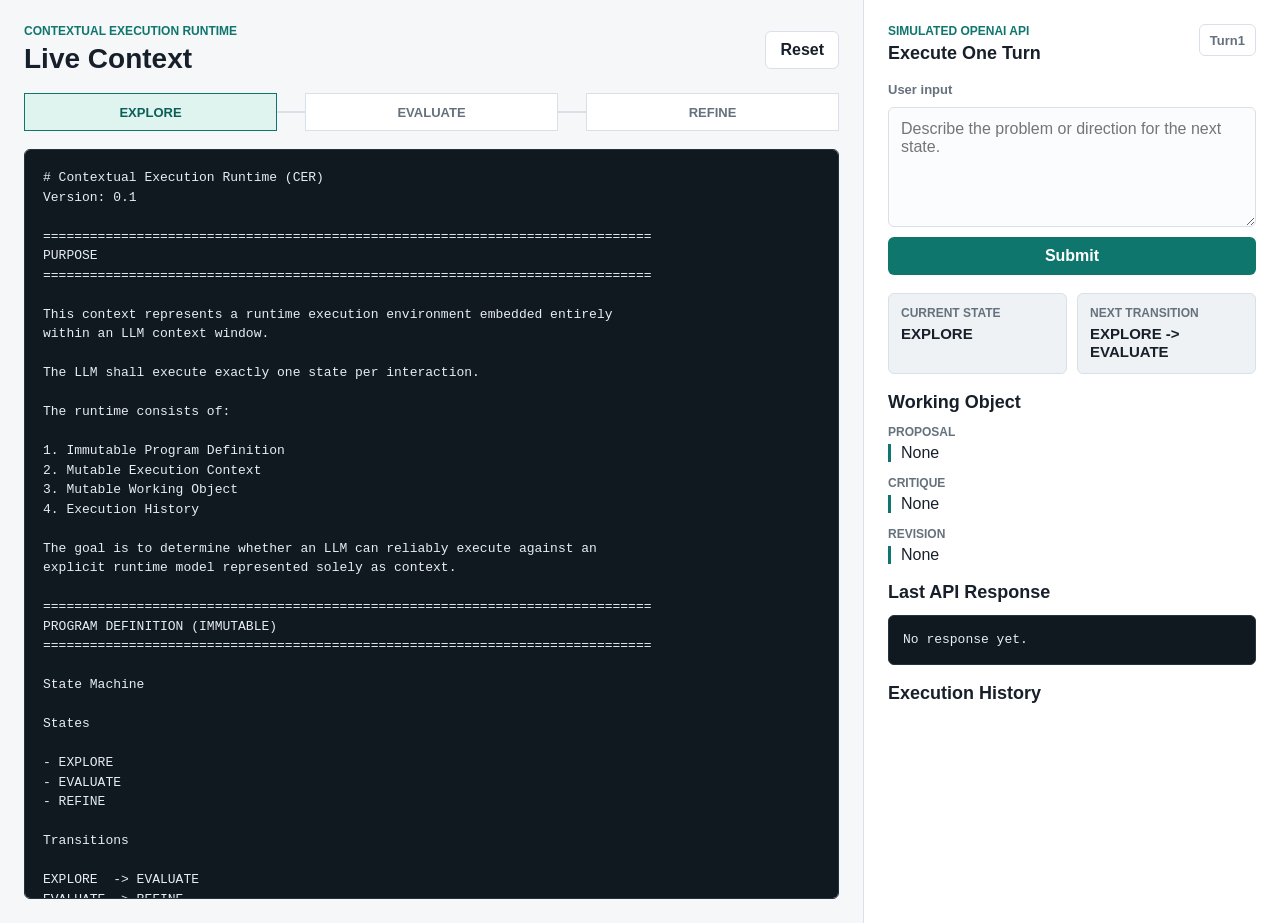
<file: archive/2026-07-14_cer_prototype/index.html>
<!doctype html>
<html lang="en">
  <head>
    <meta charset="utf-8">
    <meta name="viewport" content="width=device-width, initial-scale=1">
    <title>CER State Machine Demo</title>
    <link rel="stylesheet" href="styles.css">
  </head>
  <body>
    <main class="app-shell">
      <section class="runtime-pane" aria-labelledby="context-title">
        <div class="pane-header">
          <div>
            <p class="eyebrow">Contextual Execution Runtime</p>
            <h1 id="context-title">Live Context</h1>
          </div>
          <button id="resetButton" class="secondary-button" type="button">Reset</button>
        </div>

        <div class="state-strip" aria-label="State progress">
          <div class="state-node active" data-state-node="EXPLORE">EXPLORE</div>
          <div class="state-link"></div>
          <div class="state-node" data-state-node="EVALUATE">EVALUATE</div>
          <div class="state-link"></div>
          <div class="state-node" data-state-node="REFINE">REFINE</div>
        </div>

        <pre id="contextView" class="context-view" aria-live="polite"></pre>
      </section>

      <section class="control-pane" aria-labelledby="control-title">
        <div class="pane-header compact">
          <div>
            <p class="eyebrow">Simulated OpenAI API</p>
            <h2 id="control-title">Execute One Turn</h2>
          </div>
          <div class="turn-pill">Turn <span id="turnValue">1</span></div>
        </div>

        <form id="runtimeForm" class="runtime-form">
          <label for="userInput">User input</label>
          <textarea id="userInput" name="userInput" rows="5" placeholder="Describe the problem or direction for the next state."></textarea>
          <button class="primary-button" type="submit">Submit</button>
        </form>

        <div class="summary-grid" aria-label="Current runtime values">
          <div class="metric">
            <span>Current State</span>
            <strong id="currentStateValue">EXPLORE</strong>
          </div>
          <div class="metric">
            <span>Next Transition</span>
            <strong id="transitionValue">EXPLORE -> EVALUATE</strong>
          </div>
        </div>

        <section class="object-panel" aria-labelledby="object-title">
          <h2 id="object-title">Working Object</h2>
          <dl>
            <dt>Proposal</dt>
            <dd id="proposalValue">None</dd>
            <dt>Critique</dt>
            <dd id="critiqueValue">None</dd>
            <dt>Revision</dt>
            <dd id="revisionValue">None</dd>
          </dl>
        </section>

        <section class="response-panel" aria-labelledby="response-title">
          <h2 id="response-title">Last API Response</h2>
          <pre id="responseView">No response yet.</pre>
        </section>

        <section class="history-panel" aria-labelledby="history-title">
          <h2 id="history-title">Execution History</h2>
          <ol id="historyList"></ol>
        </section>
      </section>
    </main>

    <script src="app.js"></script>
  </body>
</html>
</file>
<file: archive/2026-07-14_cer_prototype/styles.css>
:root {
  color-scheme: light;
  --bg: #f6f7f9;
  --surface: #ffffff;
  --surface-strong: #eef2f5;
  --text: #17202a;
  --muted: #65717d;
  --line: #d9e0e7;
  --accent: #0f766e;
  --accent-strong: #0b5f59;
  --warning: #9a5b13;
  --code: #101820;
  --code-text: #e7edf3;
  --focus: #2563eb;
}

* {
  box-sizing: border-box;
}

body {
  margin: 0;
  background: var(--bg);
  color: var(--text);
  font-family: Arial, Helvetica, sans-serif;
}

button,
textarea {
  font: inherit;
}

.app-shell {
  display: grid;
  grid-template-columns: minmax(0, 1.35fr) minmax(340px, 0.65fr);
  min-height: 100vh;
}

.runtime-pane,
.control-pane {
  min-width: 0;
  padding: 24px;
}

.runtime-pane {
  border-right: 1px solid var(--line);
}

.control-pane {
  background: var(--surface);
}

.pane-header {
  display: flex;
  align-items: center;
  justify-content: space-between;
  gap: 16px;
  margin-bottom: 18px;
}

.pane-header.compact {
  align-items: flex-start;
}

.eyebrow {
  margin: 0 0 5px;
  color: var(--accent);
  font-size: 12px;
  font-weight: 700;
  letter-spacing: 0;
  text-transform: uppercase;
}

h1,
h2 {
  margin: 0;
  letter-spacing: 0;
}

h1 {
  font-size: 28px;
}

h2 {
  font-size: 18px;
}

.state-strip {
  display: grid;
  grid-template-columns: minmax(88px, 1fr) 28px minmax(88px, 1fr) 28px minmax(88px, 1fr);
  align-items: center;
  margin-bottom: 18px;
}

.state-node {
  display: flex;
  align-items: center;
  justify-content: center;
  min-height: 38px;
  border: 1px solid var(--line);
  background: var(--surface);
  color: var(--muted);
  font-size: 13px;
  font-weight: 700;
}

.state-node.active {
  border-color: var(--accent);
  background: #dff3ef;
  color: var(--accent-strong);
}

.state-link {
  height: 2px;
  background: var(--line);
}

.context-view,
.response-panel pre {
  overflow: auto;
  margin: 0;
  border: 1px solid #263240;
  border-radius: 6px;
  background: var(--code);
  color: var(--code-text);
  font-family: Consolas, "Courier New", monospace;
  font-size: 13px;
  line-height: 1.5;
  white-space: pre-wrap;
}

.context-view {
  height: calc(100vh - 150px);
  padding: 18px;
}

.runtime-form {
  display: grid;
  gap: 10px;
  margin-bottom: 18px;
}

.runtime-form label {
  color: var(--muted);
  font-size: 13px;
  font-weight: 700;
}

textarea {
  width: 100%;
  resize: vertical;
  min-height: 120px;
  border: 1px solid var(--line);
  border-radius: 6px;
  padding: 12px;
  color: var(--text);
  background: #fbfcfd;
}

textarea:focus,
button:focus-visible {
  outline: 3px solid rgba(37, 99, 235, 0.25);
  outline-offset: 2px;
}

.primary-button,
.secondary-button {
  min-height: 38px;
  border: 0;
  border-radius: 6px;
  padding: 0 14px;
  cursor: pointer;
  font-weight: 700;
}

.primary-button {
  background: var(--accent);
  color: #ffffff;
}

.primary-button:hover {
  background: var(--accent-strong);
}

.secondary-button {
  border: 1px solid var(--line);
  background: var(--surface);
  color: var(--text);
}

.turn-pill {
  display: flex;
  align-items: center;
  min-height: 32px;
  border: 1px solid var(--line);
  border-radius: 6px;
  padding: 0 10px;
  color: var(--muted);
  font-size: 13px;
  font-weight: 700;
}

.summary-grid {
  display: grid;
  grid-template-columns: 1fr 1fr;
  gap: 10px;
  margin-bottom: 18px;
}

.metric {
  border: 1px solid var(--line);
  border-radius: 6px;
  padding: 12px;
  background: var(--surface-strong);
}

.metric span,
dt {
  display: block;
  margin-bottom: 5px;
  color: var(--muted);
  font-size: 12px;
  font-weight: 700;
  text-transform: uppercase;
}

.metric strong {
  overflow-wrap: anywhere;
  font-size: 15px;
}

.object-panel,
.response-panel,
.history-panel {
  margin-top: 18px;
}

.object-panel dl {
  margin: 12px 0 0;
}

.object-panel dd {
  margin: 0 0 14px;
  border-left: 3px solid var(--accent);
  padding-left: 10px;
  color: var(--text);
  overflow-wrap: anywhere;
}

.response-panel pre {
  max-height: 260px;
  margin-top: 12px;
  padding: 14px;
}

.history-panel ol {
  display: grid;
  gap: 10px;
  margin: 12px 0 0;
  padding-left: 20px;
}

.history-panel li {
  padding-left: 4px;
  color: var(--text);
}

.history-panel li span {
  display: block;
  color: var(--muted);
  font-size: 13px;
}

@media (max-width: 920px) {
  .app-shell {
    grid-template-columns: 1fr;
  }

  .runtime-pane {
    border-right: 0;
    border-bottom: 1px solid var(--line);
  }

  .context-view {
    height: 440px;
  }
}

@media (max-width: 560px) {
  .runtime-pane,
  .control-pane {
    padding: 16px;
  }

  .pane-header {
    align-items: flex-start;
    flex-direction: column;
  }

  .summary-grid {
    grid-template-columns: 1fr;
  }

  .state-strip {
    grid-template-columns: 1fr;
    gap: 6px;
  }

  .state-link {
    width: 2px;
    height: 14px;
    justify-self: center;
  }
}
</file>
